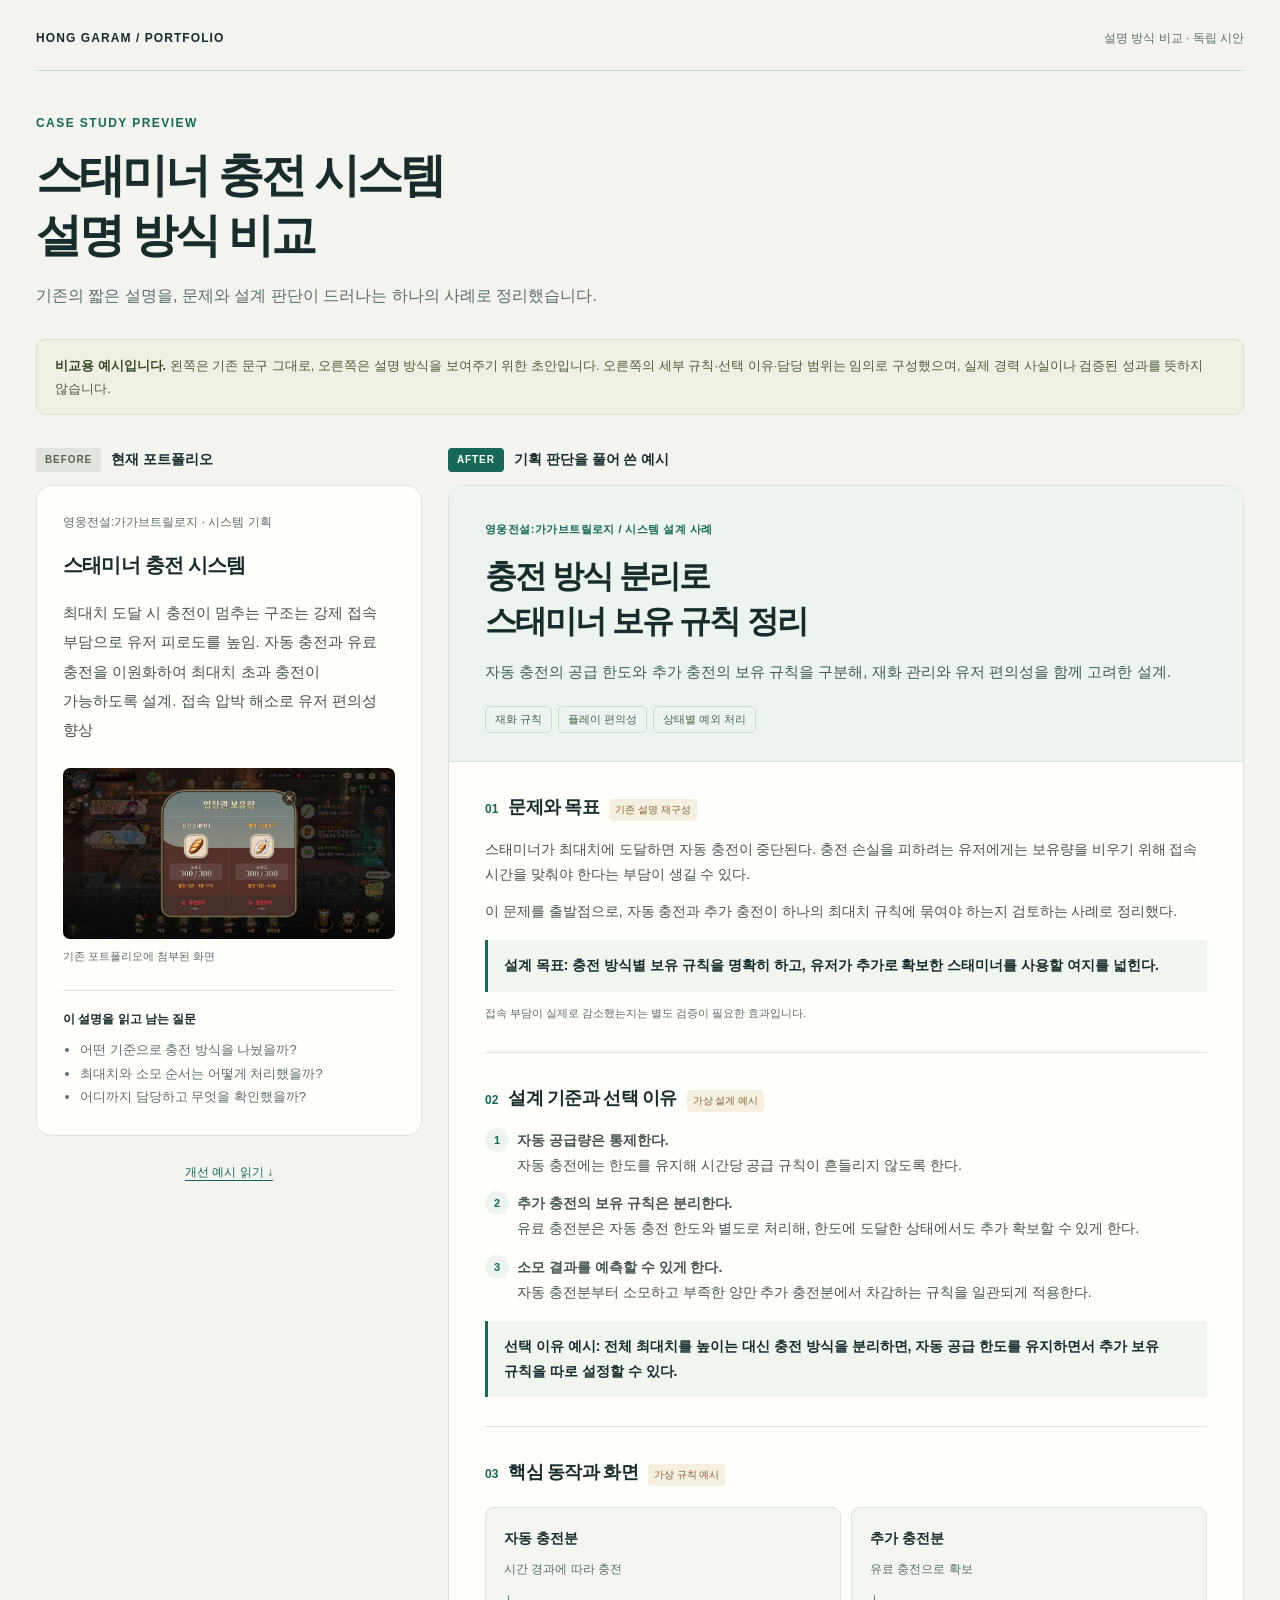
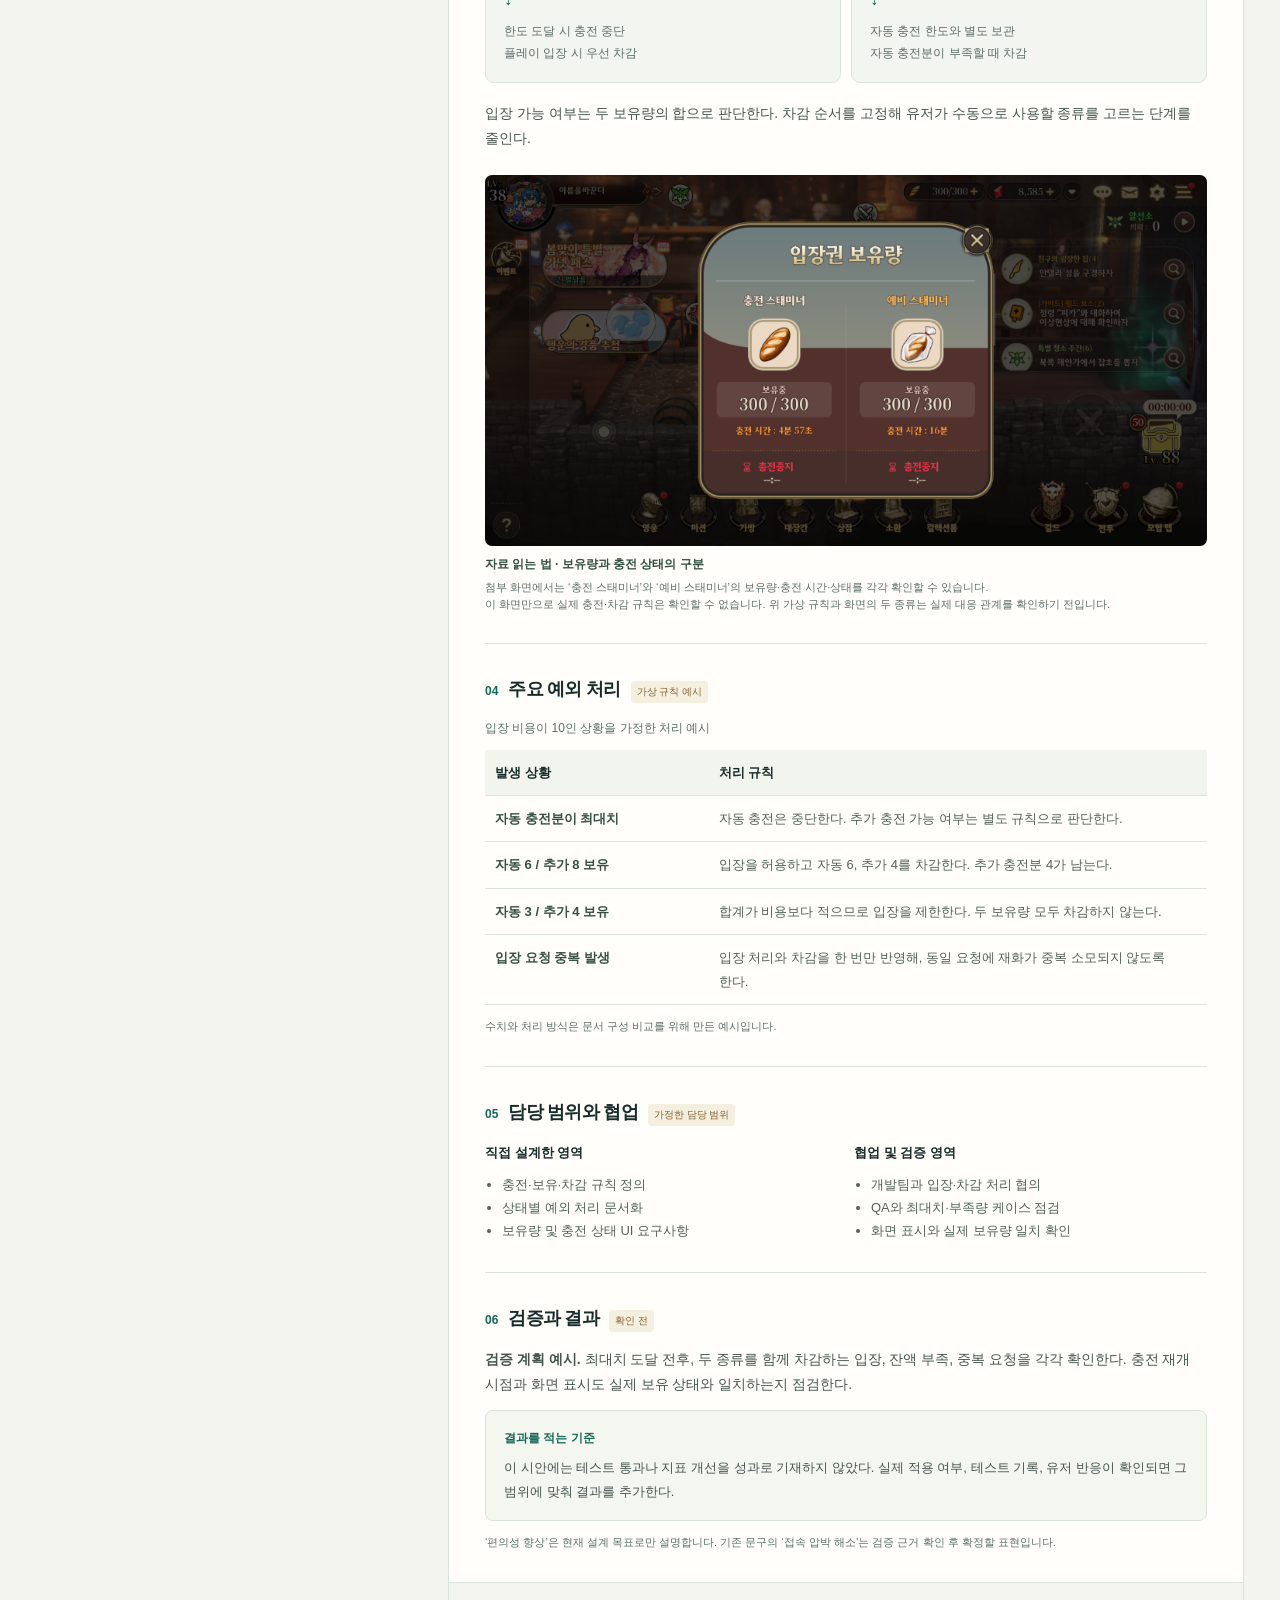
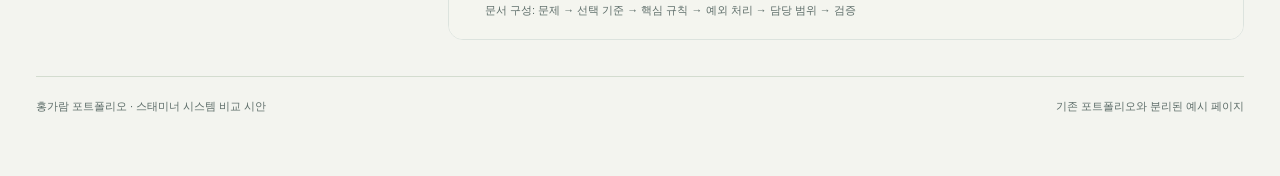
<file: stamina-case-preview.html>
<!DOCTYPE html>
<html lang="ko">
<head>
  <meta charset="UTF-8">
  <meta name="viewport" content="width=device-width, initial-scale=1">
  <meta name="robots" content="noindex, nofollow">
  <title>스태미너 충전 시스템 · 포트폴리오 비교 시안</title>
  <style>
    :root { color-scheme: light; --ink:#182c2b; --muted:#5d6d69; --line:#dce3de; --accent:#166855; --paper:#fffefa; --wash:#edf4ef; }
    * { box-sizing:border-box; }
    html { scroll-behavior:smooth; scroll-padding-top:24px; }
    body { margin:0; background:#f3f4ef; color:var(--ink); font-family:"Pretendard","Segoe UI","Malgun Gothic",sans-serif; line-height:1.8; word-break:keep-all; overflow-wrap:break-word; }
    a { color:inherit; text-underline-offset:4px; }
    a:focus-visible { outline:3px solid #a76a12; outline-offset:5px; }
    .wrap { max-width:1280px; margin:auto; padding:28px 36px 60px; }
    .masthead { display:flex; align-items:center; justify-content:space-between; gap:20px; padding-bottom:20px; border-bottom:1px solid #cdd7cf; font-size:12px; letter-spacing:.09em; font-weight:700; }
    .masthead span:last-child { color:var(--muted); font-weight:500; letter-spacing:0; }
    .hero { padding:42px 0 28px; }
    .eyebrow { margin:0 0 12px; color:var(--accent); font-size:12px; letter-spacing:.12em; font-weight:800; }
    h1 { margin:0; font-size:clamp(28px,3.6vw,46px); line-height:1.3; letter-spacing:-.065em; }
    .hero > p:last-child { margin:16px 0 0; color:var(--muted); font-size:16px; }
    .notice { border:1px solid #d9dfcc; border-radius:10px; background:#eef0e4; padding:14px 18px; font-size:13px; color:#505b3f; margin-bottom:32px; }
    .notice strong { color:#3a4828; }
    .comparison { display:grid; grid-template-columns:minmax(0, .8fr) minmax(0,1.65fr); align-items:start; gap:26px; }
    .before { position:sticky; top:24px; }
    .column-label { display:flex; align-items:center; gap:10px; margin:0 0 12px; font-size:14px; font-weight:750; }
    .column-label .tag { display:inline-block; padding:3px 9px; font-size:10px; border-radius:4px; letter-spacing:.09em; background:#dfe4dd; color:#596352; }
    .after-label .tag { background:var(--accent); color:white; }
    .original, .case { border:1px solid var(--line); border-radius:15px; overflow:hidden; background:var(--paper); }
    .original { padding:26px; }
    .original .project { color:var(--muted); font-size:12px; margin:0 0 14px; }
    .original h2 { font-size:20px; margin:0 0 15px; letter-spacing:-.04em; }
    .original .copy { color:#46544e; font-size:15px; margin:0 0 24px; line-height:1.95; }
    figure { margin:0; }
    img { display:block; width:100%; height:auto; border-radius:7px; }
    figcaption { color:var(--muted); margin-top:9px; font-size:11px; line-height:1.6; }
    .reading-note { margin-top:24px; border-top:1px solid var(--line); padding-top:18px; }
    .reading-note p { margin:0 0 8px; font-size:12px; font-weight:750; }
    .reading-note ul { margin:0; padding-left:17px; font-size:13px; color:var(--muted); }
    .jump { display:block; margin-top:16px; text-align:center; padding:10px; font-size:12px; color:var(--accent); }
    .case-head { padding:34px 36px 28px; background:var(--wash); border-bottom:1px solid #d6e3d9; }
    .case-head .meta { font-size:11px; color:var(--accent); font-weight:700; margin:0 0 15px; letter-spacing:.04em; }
    .case-head h2 { font-size:clamp(25px,2.5vw,34px); line-height:1.4; letter-spacing:-.06em; margin:0 0 14px; }
    .case-head .lead { font-size:15px; line-height:1.85; margin:0; color:#405c50; }
    .pills { display:flex; flex-wrap:wrap; gap:6px; margin-top:20px; }
    .pills span { font-size:11px; color:#45624f; border:1px solid #cbdccd; padding:3px 9px; border-radius:5px; }
    .case-body { padding:0 36px; }
    .section { padding:29px 0; border-bottom:1px solid var(--line); }
    .section:last-child { border-bottom:none; }
    .section-title { display:flex; align-items:baseline; flex-wrap:wrap; gap:10px; margin-bottom:13px; }
    .number { font-size:12px; font-weight:800; color:var(--accent); }
    h3 { font-size:18px; letter-spacing:-.04em; margin:0; }
    .sample-label { font-size:10px; font-weight:500; color:#816233; background:#f5efdf; border-radius:4px; padding:2px 6px; }
    .section p { margin:0 0 12px; font-size:14px; color:#46544e; }
    .section p:last-child { margin-bottom:0; }
    .statement { border-left:3px solid var(--accent); background:#f0f5ee; padding:13px 16px; margin-top:16px; font-size:14px; font-weight:650; }
    .criteria { margin:0; padding:0; list-style:none; }
    .criteria li { display:grid; grid-template-columns:24px 1fr; gap:8px; margin-bottom:13px; font-size:14px; color:#46544e; }
    .criteria li:last-child { margin-bottom:0; }
    .criteria b { font-size:11px; line-height:24px; text-align:center; background:var(--wash); border-radius:50%; width:24px; height:24px; color:var(--accent); }
    .flow { display:grid; grid-template-columns:1fr 1fr; gap:10px; margin:18px 0; }
    .flow-item { background:#f2f5f0; padding:18px; border:1px solid #dbe5da; border-radius:9px; }
    .flow-item strong { display:block; font-size:14px; margin-bottom:8px; }
    .flow-item span { display:block; font-size:12px; color:var(--muted); line-height:1.8; }
    .flow-item .arrow { font-size:17px; color:var(--accent); margin:5px 0; }
    .table-scroll { overflow-x:auto; }
    table { width:100%; border-collapse:collapse; font-size:13px; text-align:left; }
    th,td { border-bottom:1px solid var(--line); padding:11px 10px; vertical-align:top; }
    th { font-weight:650; background:#f2f4ee; }
    td:first-child { width:31%; font-weight:650; color:#354f43; }
    td { color:#526057; }
    .section .small { font-size:11px; color:var(--muted); margin-top:12px; }
    .artifact { margin-top:23px; }
    .artifact a { display:block; }
    .artifact figcaption strong { display:block; font-size:12px; color:#344f40; margin-bottom:4px; }
    .role-grid { display:grid; grid-template-columns:1fr 1fr; gap:16px; }
    .role-grid h4 { font-size:13px; margin:0 0 8px; }
    .role-grid ul { padding-left:17px; margin:0; color:#526057; font-size:13px; }
    .outcome { padding:17px 18px; border:1px solid #d9e4d8; border-radius:8px; background:#f4f7f0; }
    .outcome strong { display:block; font-size:12px; color:var(--accent); margin-bottom:7px; }
    .section .outcome p { font-size:13px; }
    .case-foot { background:#f4f5ef; border-top:1px solid var(--line); padding:18px 36px; font-size:11px; color:var(--muted); }
    footer { display:flex; justify-content:space-between; gap:16px; border-top:1px solid #d3dccf; margin-top:36px; padding-top:20px; font-size:11px; color:var(--muted); }
    @media (max-width:850px) { .wrap { padding:20px 20px 40px; } .comparison { grid-template-columns:1fr; gap:30px; } .before { position:static; } .original figure { max-width:420px; } .hero { padding-top:30px; } }
    @media (max-width:480px) { .wrap { padding:16px 14px 30px; } .masthead { font-size:10px; gap:10px; } .masthead span:last-child { font-size:10px; } .case-head { padding:25px 21px; } .case-body { padding:0 21px; } .original { padding:22px; } .flow,.role-grid { grid-template-columns:1fr; } .case-foot { padding:16px 21px; } th,td { padding:10px 7px; font-size:12px; } .hero > p:last-child { font-size:14px; } footer { flex-direction:column; gap:3px; } }
    @media (prefers-reduced-motion:reduce) { html { scroll-behavior:auto; } }
  </style>
</head>
<body>
  <main class="wrap">
    <header class="masthead"><span>HONG GARAM / PORTFOLIO</span><span>설명 방식 비교 · 독립 시안</span></header>
    <div class="hero">
      <p class="eyebrow">CASE STUDY PREVIEW</p>
      <h1>스태미너 충전 시스템<br>설명 방식 비교</h1>
      <p>기존의 짧은 설명을, 문제와 설계 판단이 드러나는 하나의 사례로 정리했습니다.</p>
    </div>
    <div class="notice"><strong>비교용 예시입니다.</strong> 왼쪽은 기존 문구 그대로, 오른쪽은 설명 방식을 보여주기 위한 초안입니다. 오른쪽의 세부 규칙·선택 이유·담당 범위는 임의로 구성했으며, 실제 경력 사실이나 검증된 성과를 뜻하지 않습니다.</div>

    <div class="comparison">
      <aside class="before" aria-labelledby="before-title">
        <p class="column-label" id="before-title"><span class="tag">BEFORE</span>현재 포트폴리오</p>
        <div class="original">
          <p class="project">영웅전설:가가브트릴로지 · 시스템 기획</p>
          <h2>스태미너 충전 시스템</h2>
          <p class="copy">최대치 도달 시 충전이 멈추는 구조는 강제 접속 부담으로 유저 피로도를 높임. 자동 충전과 유료 충전을 이원화하여 최대치 초과 충전이 가능하도록 설계. 접속 압박 해소로 유저 편의성 향상</p>
          <figure>
            <img src="assets/영웅전설 가가브트릴로지/image 6.png" width="1861" height="958" alt="기존 포트폴리오에 첨부된 충전 스태미너와 예비 스태미너 보유량 화면">
            <figcaption>기존 포트폴리오에 첨부된 화면</figcaption>
          </figure>
          <div class="reading-note">
            <p>이 설명을 읽고 남는 질문</p>
            <ul><li>어떤 기준으로 충전 방식을 나눴을까?</li><li>최대치와 소모 순서는 어떻게 처리했을까?</li><li>어디까지 담당하고 무엇을 확인했을까?</li></ul>
          </div>
        </div>
        <a class="jump" href="#after-title">개선 예시 읽기 ↓</a>
      </aside>

      <div class="after">
        <p class="column-label after-label" id="after-title"><span class="tag">AFTER</span>기획 판단을 풀어 쓴 예시</p>
        <article class="case" aria-labelledby="case-title">
          <header class="case-head">
            <p class="meta">영웅전설:가가브트릴로지 / 시스템 설계 사례</p>
            <h2 id="case-title">충전 방식 분리로<br>스태미너 보유 규칙 정리</h2>
            <p class="lead">자동 충전의 공급 한도와 추가 충전의 보유 규칙을 구분해, 재화 관리와 유저 편의성을 함께 고려한 설계.</p>
            <div class="pills"><span>재화 규칙</span><span>플레이 편의성</span><span>상태별 예외 처리</span></div>
          </header>
          <div class="case-body">
            <section class="section">
              <div class="section-title"><span class="number">01</span><h3>문제와 목표</h3><span class="sample-label">기존 설명 재구성</span></div>
              <p>스태미너가 최대치에 도달하면 자동 충전이 중단된다. 충전 손실을 피하려는 유저에게는 보유량을 비우기 위해 접속 시간을 맞춰야 한다는 부담이 생길 수 있다.</p>
              <p>이 문제를 출발점으로, 자동 충전과 추가 충전이 하나의 최대치 규칙에 묶여야 하는지 검토하는 사례로 정리했다.</p>
              <div class="statement">설계 목표: 충전 방식별 보유 규칙을 명확히 하고, 유저가 추가로 확보한 스태미너를 사용할 여지를 넓힌다.</div>
              <p class="small">접속 부담이 실제로 감소했는지는 별도 검증이 필요한 효과입니다.</p>
            </section>
            <section class="section">
              <div class="section-title"><span class="number">02</span><h3>설계 기준과 선택 이유</h3><span class="sample-label">가상 설계 예시</span></div>
              <ul class="criteria">
                <li><b>1</b><span><strong>자동 공급량은 통제한다.</strong><br>자동 충전에는 한도를 유지해 시간당 공급 규칙이 흔들리지 않도록 한다.</span></li>
                <li><b>2</b><span><strong>추가 충전의 보유 규칙은 분리한다.</strong><br>유료 충전분은 자동 충전 한도와 별도로 처리해, 한도에 도달한 상태에서도 추가 확보할 수 있게 한다.</span></li>
                <li><b>3</b><span><strong>소모 결과를 예측할 수 있게 한다.</strong><br>자동 충전분부터 소모하고 부족한 양만 추가 충전분에서 차감하는 규칙을 일관되게 적용한다.</span></li>
              </ul>
              <div class="statement">선택 이유 예시: 전체 최대치를 높이는 대신 충전 방식을 분리하면, 자동 공급 한도를 유지하면서 추가 보유 규칙을 따로 설정할 수 있다.</div>
            </section>
            <section class="section">
              <div class="section-title"><span class="number">03</span><h3>핵심 동작과 화면</h3><span class="sample-label">가상 규칙 예시</span></div>
              <div class="flow" aria-label="예시 충전 방식별 동작">
                <div class="flow-item"><strong>자동 충전분</strong><span>시간 경과에 따라 충전</span><span class="arrow" aria-hidden="true">↓</span><span>한도 도달 시 충전 중단<br>플레이 입장 시 우선 차감</span></div>
                <div class="flow-item"><strong>추가 충전분</strong><span>유료 충전으로 확보</span><span class="arrow" aria-hidden="true">↓</span><span>자동 충전 한도와 별도 보관<br>자동 충전분이 부족할 때 차감</span></div>
              </div>
              <p>입장 가능 여부는 두 보유량의 합으로 판단한다. 차감 순서를 고정해 유저가 수동으로 사용할 종류를 고르는 단계를 줄인다.</p>
              <figure class="artifact">
                <a href="assets/영웅전설 가가브트릴로지/image 6.png" target="_blank" rel="noopener" aria-label="스태미너 보유량 원본 이미지 새 탭에서 보기"><img src="assets/영웅전설 가가브트릴로지/image 6.png" width="1861" height="958" loading="lazy" alt="충전 스태미너와 예비 스태미너 각각의 보유량, 충전 시간, 충전중지 상태가 표시된 팝업"></a>
                <figcaption><strong>자료 읽는 법 · 보유량과 충전 상태의 구분</strong>첨부 화면에서는 ‘충전 스태미너’와 ‘예비 스태미너’의 보유량·충전 시간·상태를 각각 확인할 수 있습니다.<br>이 화면만으로 실제 충전·차감 규칙은 확인할 수 없습니다. 위 가상 규칙과 화면의 두 종류는 실제 대응 관계를 확인하기 전입니다.</figcaption>
              </figure>
            </section>
            <section class="section">
              <div class="section-title"><span class="number">04</span><h3>주요 예외 처리</h3><span class="sample-label">가상 규칙 예시</span></div>
              <div class="table-scroll">
                <table><caption style="text-align:left;font-size:12px;color:var(--muted);margin-bottom:10px">입장 비용이 10인 상황을 가정한 처리 예시</caption><thead><tr><th scope="col">발생 상황</th><th scope="col">처리 규칙</th></tr></thead><tbody>
                  <tr><td>자동 충전분이 최대치</td><td>자동 충전은 중단한다. 추가 충전 가능 여부는 별도 규칙으로 판단한다.</td></tr>
                  <tr><td>자동 6 / 추가 8 보유</td><td>입장을 허용하고 자동 6, 추가 4를 차감한다. 추가 충전분 4가 남는다.</td></tr>
                  <tr><td>자동 3 / 추가 4 보유</td><td>합계가 비용보다 적으므로 입장을 제한한다. 두 보유량 모두 차감하지 않는다.</td></tr>
                  <tr><td>입장 요청 중복 발생</td><td>입장 처리와 차감을 한 번만 반영해, 동일 요청에 재화가 중복 소모되지 않도록 한다.</td></tr>
                </tbody></table>
              </div>
              <p class="small">수치와 처리 방식은 문서 구성 비교를 위해 만든 예시입니다.</p>
            </section>
            <section class="section">
              <div class="section-title"><span class="number">05</span><h3>담당 범위와 협업</h3><span class="sample-label">가정한 담당 범위</span></div>
              <div class="role-grid">
                <div><h4>직접 설계한 영역</h4><ul><li>충전·보유·차감 규칙 정의</li><li>상태별 예외 처리 문서화</li><li>보유량 및 충전 상태 UI 요구사항</li></ul></div>
                <div><h4>협업 및 검증 영역</h4><ul><li>개발팀과 입장·차감 처리 협의</li><li>QA와 최대치·부족량 케이스 점검</li><li>화면 표시와 실제 보유량 일치 확인</li></ul></div>
              </div>
            </section>
            <section class="section">
              <div class="section-title"><span class="number">06</span><h3>검증과 결과</h3><span class="sample-label">확인 전</span></div>
              <p><strong>검증 계획 예시.</strong> 최대치 도달 전후, 두 종류를 함께 차감하는 입장, 잔액 부족, 중복 요청을 각각 확인한다. 충전 재개 시점과 화면 표시도 실제 보유 상태와 일치하는지 점검한다.</p>
              <div class="outcome"><strong>결과를 적는 기준</strong><p>이 시안에는 테스트 통과나 지표 개선을 성과로 기재하지 않았다. 실제 적용 여부, 테스트 기록, 유저 반응이 확인되면 그 범위에 맞춰 결과를 추가한다.</p></div>
              <p class="small">‘편의성 향상’은 현재 설계 목표로만 설명합니다. 기존 문구의 ‘접속 압박 해소’는 검증 근거 확인 후 확정할 표현입니다.</p>
            </section>
          </div>
          <div class="case-foot">문서 구성: 문제 → 선택 기준 → 핵심 규칙 → 예외 처리 → 담당 범위 → 검증</div>
        </article>
      </div>
    </div>
    <footer><span>홍가람 포트폴리오 · 스태미너 시스템 비교 시안</span><span>기존 포트폴리오와 분리된 예시 페이지</span></footer>
  </main>
</body>
</html>
</file>
